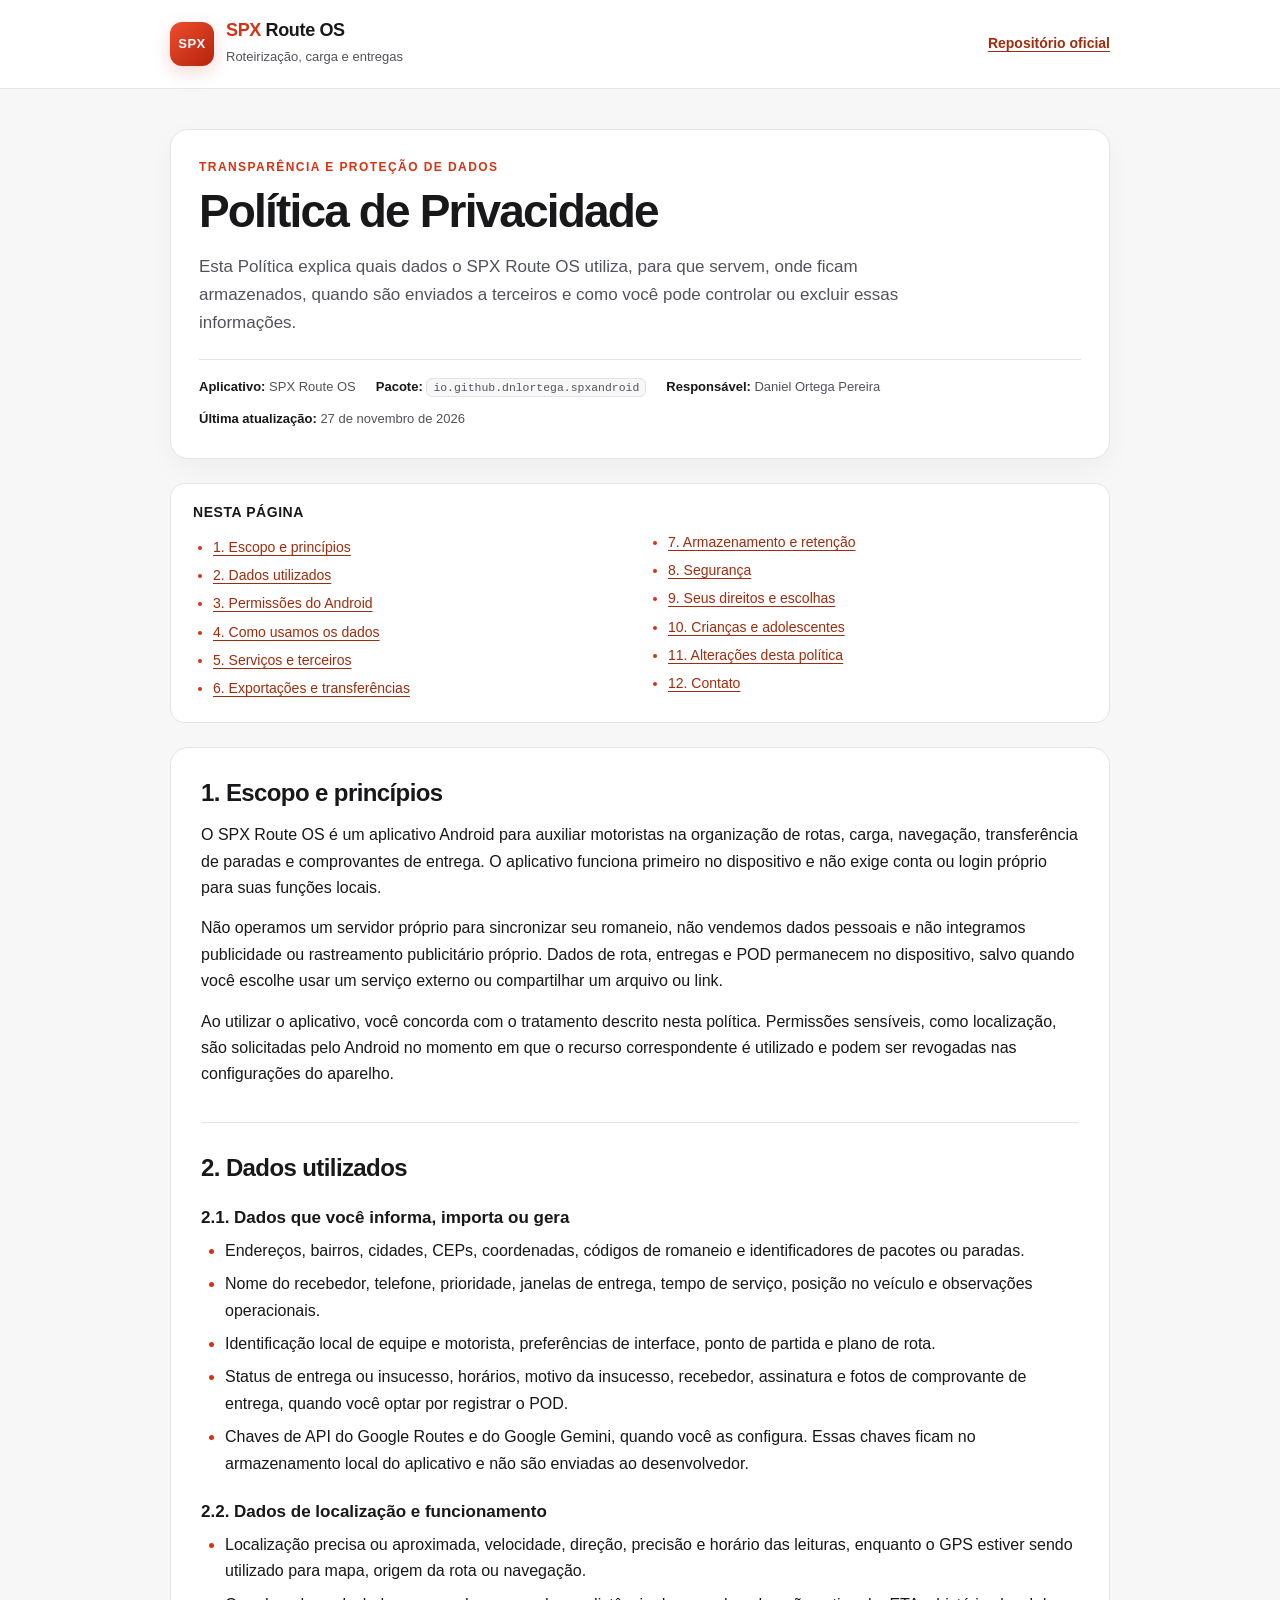
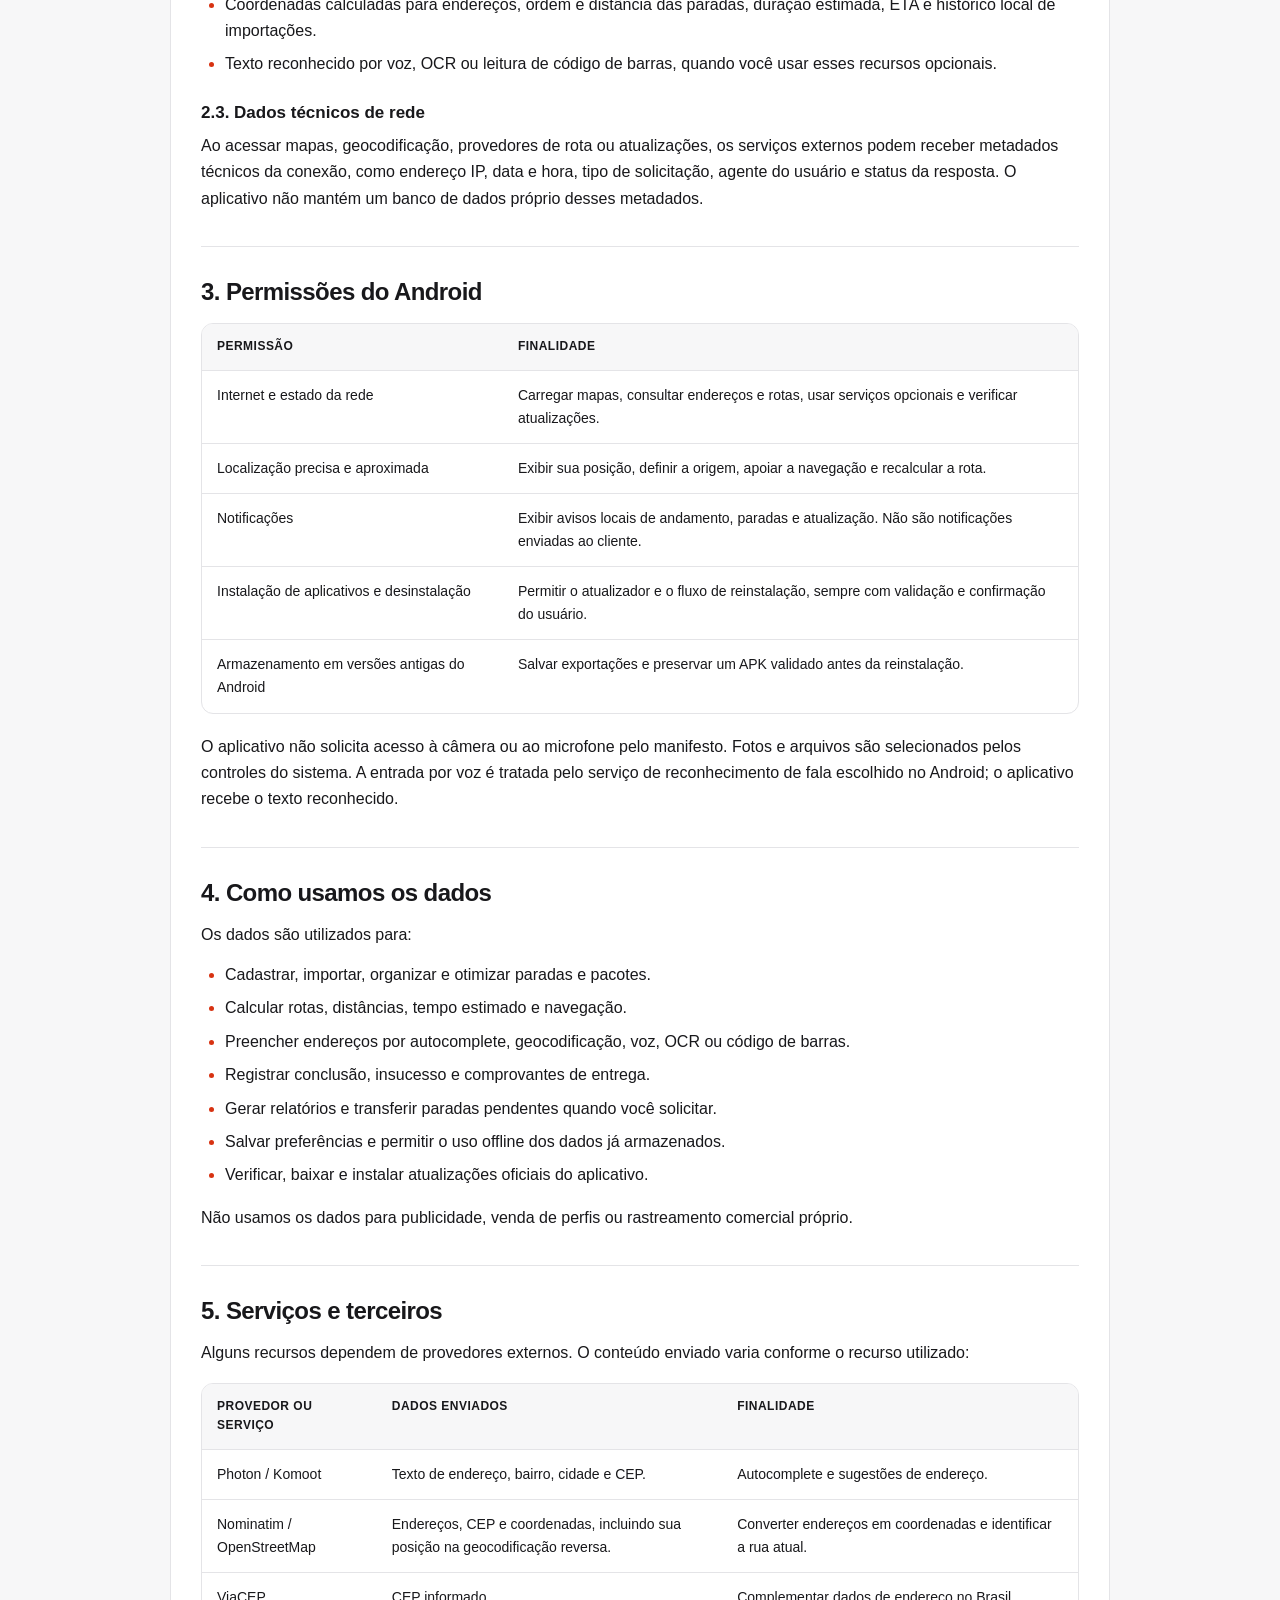
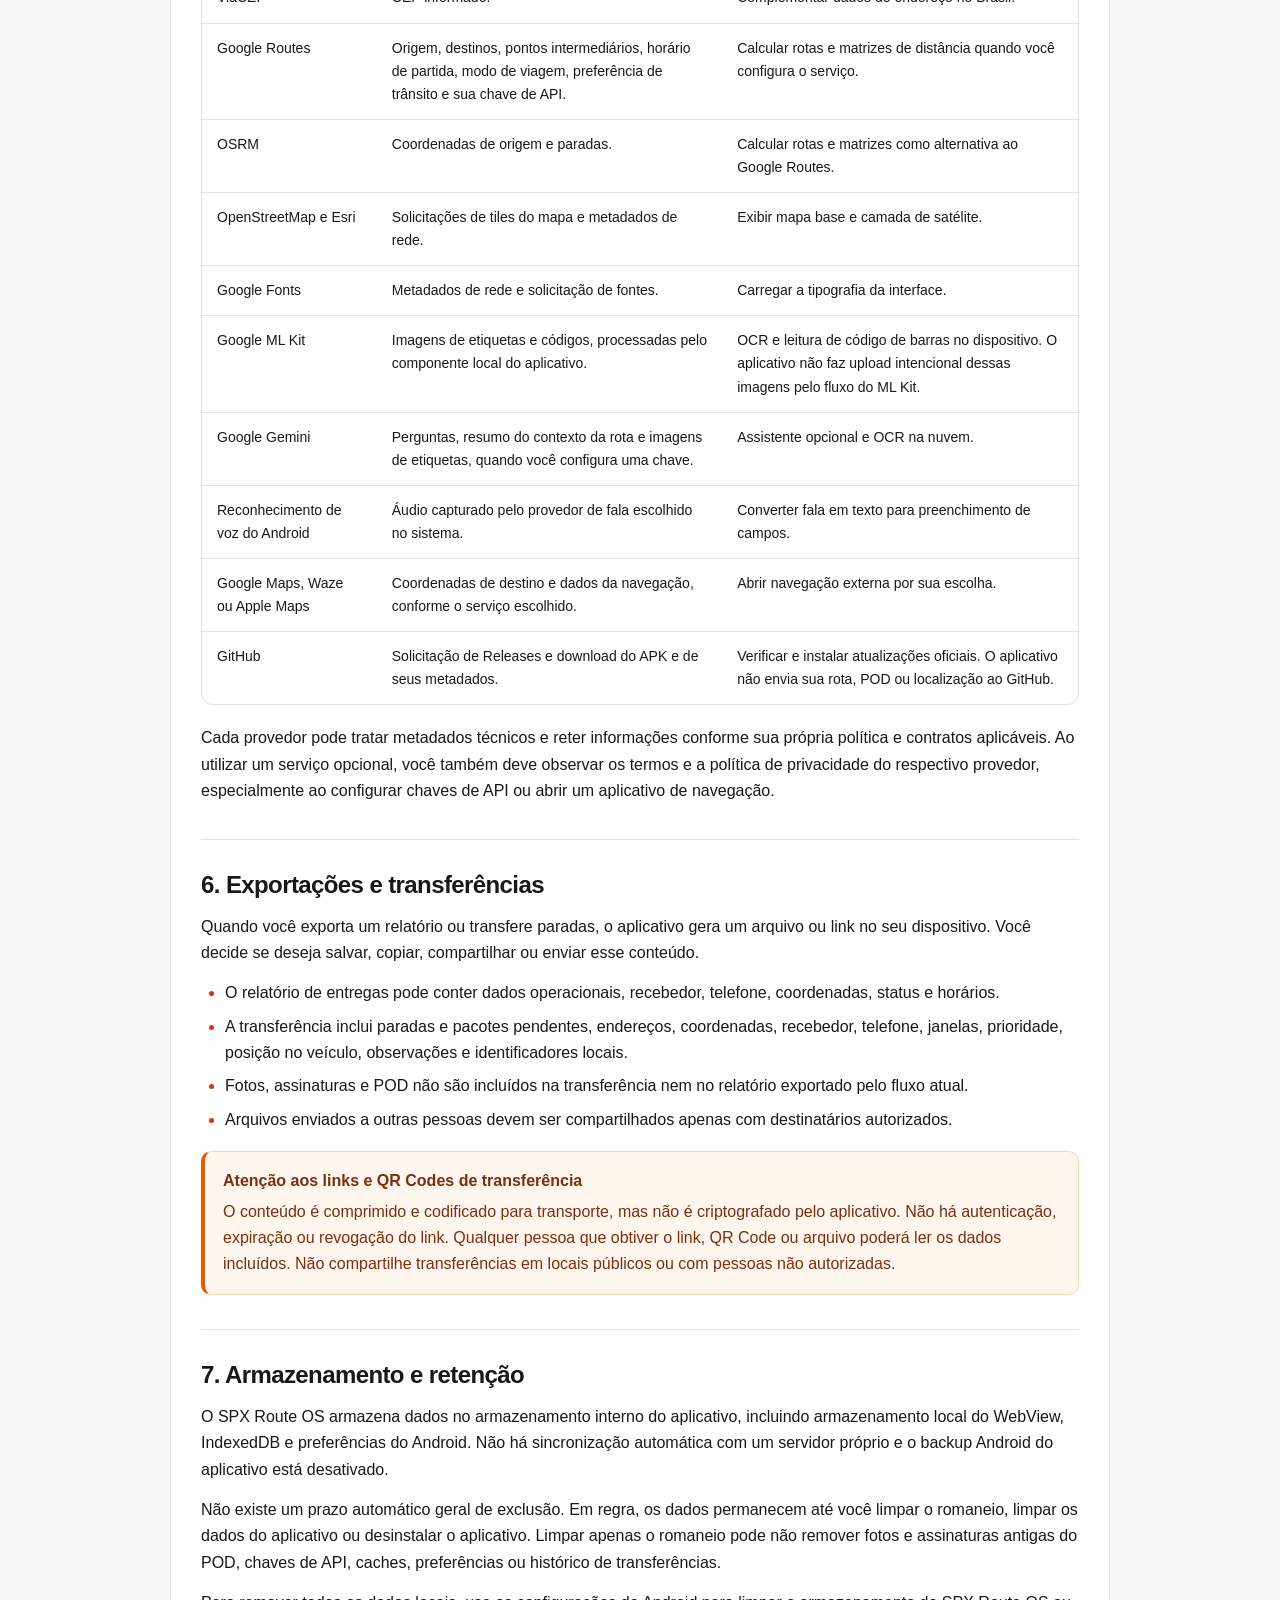
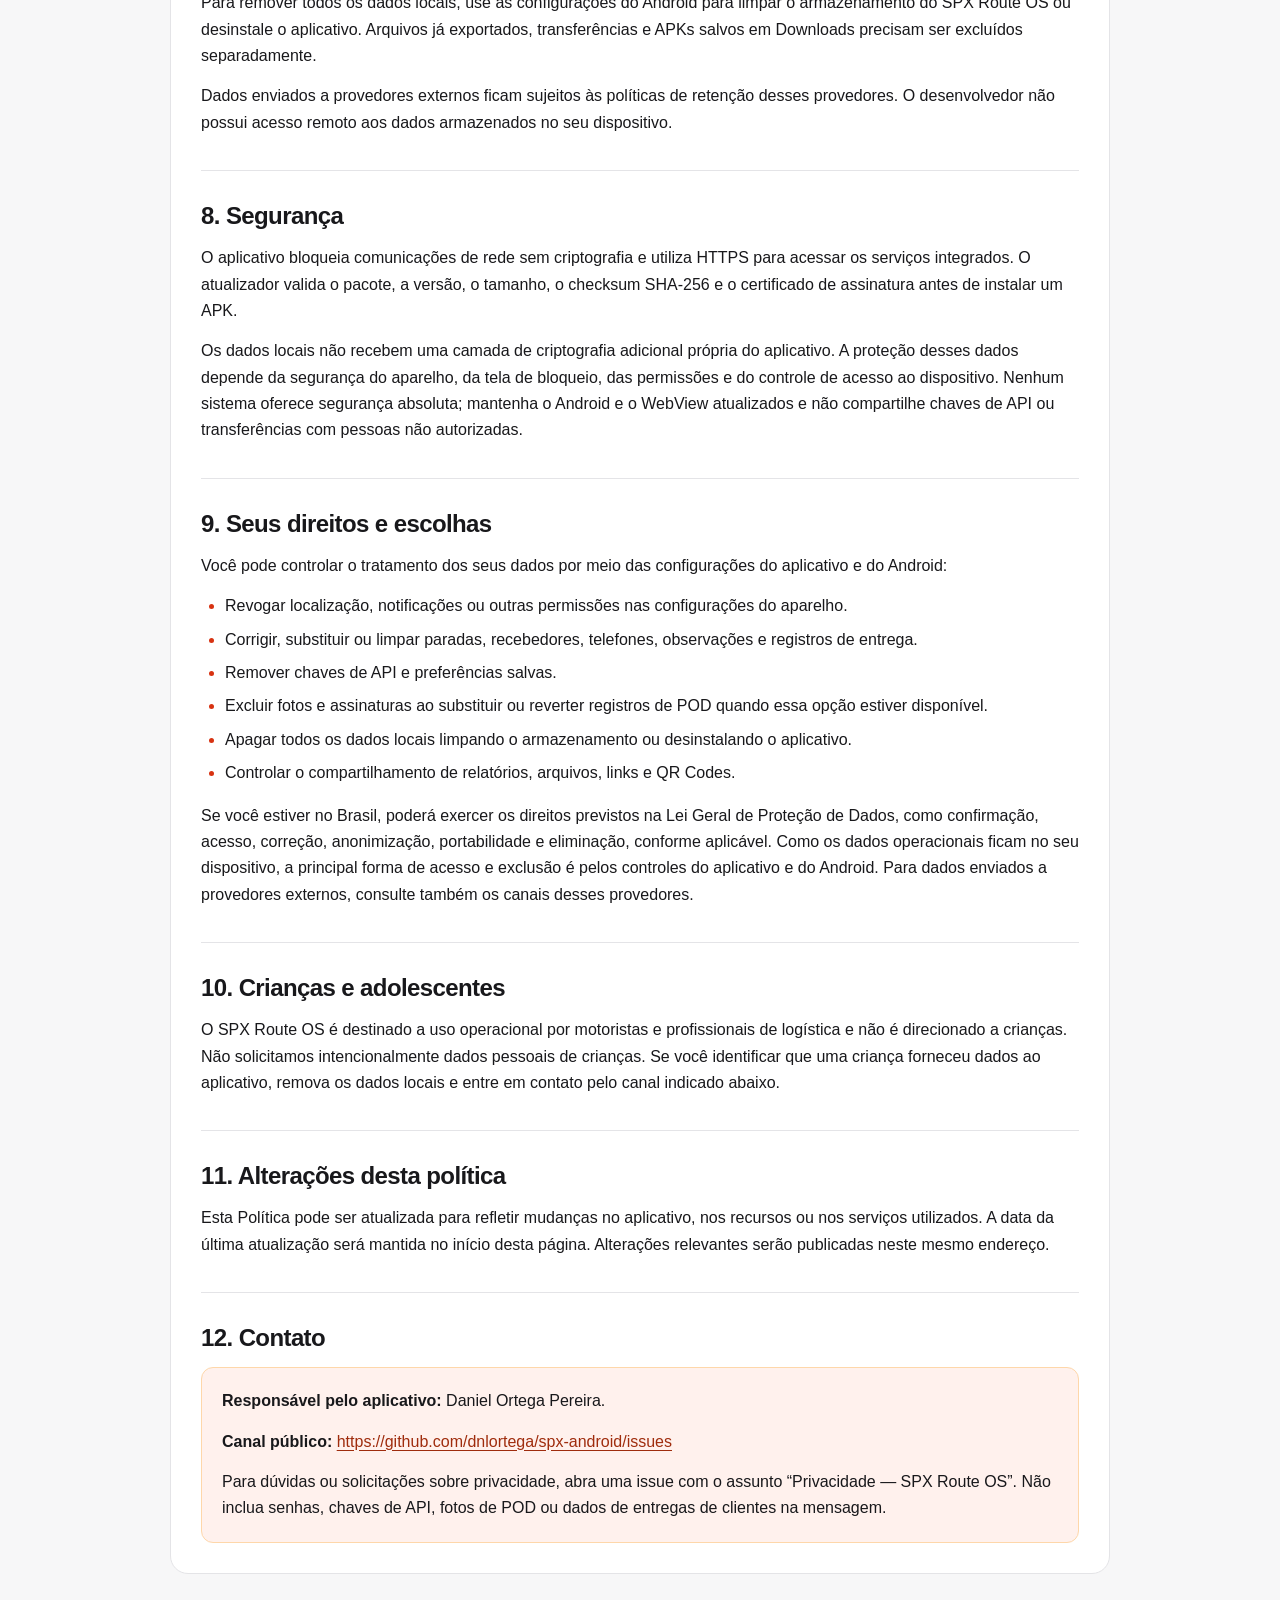
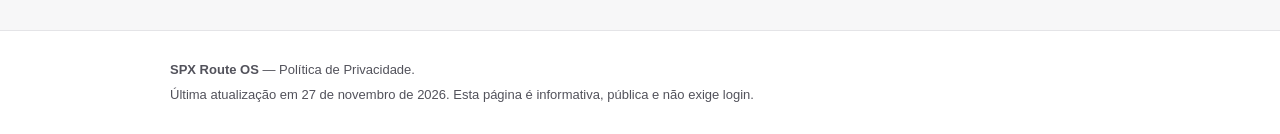
<file: docs/privacy/index.html>
<!DOCTYPE html>
<html lang="pt-BR">
<head>
    <meta charset="UTF-8">
    <meta name="viewport" content="width=device-width, initial-scale=1.0">
    <meta name="description" content="Política de Privacidade do SPX Route OS, aplicativo Android de roteirização, carga e entregas desenvolvido por Daniel Ortega Pereira.">
    <meta name="robots" content="index, follow">
    <meta property="og:title" content="Política de Privacidade — SPX Route OS">
    <meta property="og:description" content="Como o SPX Route OS coleta, usa, armazena e compartilha dados.">
    <meta property="og:type" content="website">
    <meta property="og:url" content="https://dnlortega.github.io/spx-android/privacy/">
    <link rel="canonical" href="https://dnlortega.github.io/spx-android/privacy/">
    <title>Política de Privacidade — SPX Route OS</title>
    <style>
        :root {
            color-scheme: light dark;
            --bg: #f7f7f8;
            --surface: #ffffff;
            --text: #18181b;
            --muted: #52525b;
            --line: #e4e4e7;
            --brand: #d73211;
            --brand-soft: #fff1ed;
            --link: #9f2c0d;
            --focus: #2563eb;
        }

        * { box-sizing: border-box; }
        html { scroll-behavior: smooth; }
        body {
            margin: 0;
            background: var(--bg);
            color: var(--text);
            font-family: Inter, -apple-system, BlinkMacSystemFont, "Segoe UI", Roboto, Helvetica, Arial, sans-serif;
            font-size: 16px;
            line-height: 1.65;
            -webkit-font-smoothing: antialiased;
        }

        a { color: var(--link); text-underline-offset: 3px; }
        a:hover { text-decoration-thickness: 2px; }
        a:focus-visible, button:focus-visible {
            outline: 3px solid var(--focus);
            outline-offset: 4px;
            border-radius: 4px;
        }

        .skip-link {
            position: absolute;
            left: 16px;
            top: -64px;
            z-index: 10;
            padding: 10px 16px;
            border-radius: 8px;
            background: var(--text);
            color: var(--surface);
        }
        .skip-link:focus { top: 16px; }

        header {
            background: var(--surface);
            border-bottom: 1px solid var(--line);
        }
        .header-inner, main, .footer-inner {
            width: min(100% - 32px, 940px);
            margin-inline: auto;
        }
        .header-inner {
            min-height: 88px;
            display: flex;
            align-items: center;
            justify-content: space-between;
            gap: 20px;
            padding-block: 20px;
        }
        .brand {
            display: flex;
            align-items: center;
            gap: 12px;
            min-width: 0;
        }
        .brand-mark {
            width: 44px;
            height: 44px;
            display: grid;
            place-items: center;
            flex: 0 0 auto;
            border-radius: 12px;
            background: linear-gradient(135deg, #ee4d2d, #b4230b);
            color: #ffffff;
            font-size: 13px;
            font-weight: 900;
            letter-spacing: .04em;
            box-shadow: 0 6px 18px rgba(183, 45, 17, .18);
        }
        .brand-name {
            margin: 0;
            font-size: 18px;
            line-height: 1.2;
            font-weight: 800;
            letter-spacing: -.02em;
        }
        .brand-name span { color: var(--brand); }
        .brand-subtitle {
            margin: 4px 0 0;
            color: var(--muted);
            font-size: 13px;
        }
        .back-link {
            flex: 0 0 auto;
            font-size: 14px;
            font-weight: 650;
        }
        .back-short { display: none; }

        main { padding-block: 40px 56px; }
        .hero {
            padding: 28px;
            border: 1px solid var(--line);
            border-radius: 18px;
            background: var(--surface);
            box-shadow: 0 10px 30px rgba(24, 24, 27, .04);
        }
        .eyebrow {
            margin: 0 0 8px;
            color: var(--brand);
            font-size: 12px;
            font-weight: 800;
            letter-spacing: .12em;
            text-transform: uppercase;
        }
        h1 {
            margin: 0;
            font-size: clamp(30px, 5vw, 46px);
            line-height: 1.12;
            letter-spacing: -.04em;
        }
        .intro {
            max-width: 760px;
            margin: 16px 0 0;
            color: var(--muted);
            font-size: 17px;
        }
        .meta {
            display: flex;
            flex-wrap: wrap;
            gap: 10px 20px;
            margin: 22px 0 0;
            padding: 16px 0 0;
            border-top: 1px solid var(--line);
            color: var(--muted);
            font-size: 13px;
        }
        .meta strong { color: var(--text); }

        nav {
            margin-block: 24px;
            padding: 20px 22px;
            border: 1px solid var(--line);
            border-radius: 14px;
            background: var(--surface);
        }
        nav h2 {
            margin: 0 0 10px;
            font-size: 14px;
            letter-spacing: .04em;
            text-transform: uppercase;
        }
        nav ul {
            columns: 2;
            column-gap: 36px;
            margin: 0;
            padding-left: 20px;
            font-size: 14px;
        }
        nav li { break-inside: avoid; margin: 5px 0; }

        article {
            padding: 30px;
            border: 1px solid var(--line);
            border-radius: 18px;
            background: var(--surface);
        }
        section { scroll-margin-top: 24px; }
        section + section {
            margin-top: 34px;
            padding-top: 30px;
            border-top: 1px solid var(--line);
        }
        h2 {
            margin: 0 0 14px;
            font-size: 24px;
            line-height: 1.25;
            letter-spacing: -.025em;
        }
        h3 {
            margin: 24px 0 8px;
            font-size: 17px;
            line-height: 1.35;
        }
        p { margin: 0 0 14px; }
        ul, ol { margin: 0 0 16px; padding-left: 24px; }
        li { margin: 7px 0; }
        li::marker { color: var(--brand); }
        strong { font-weight: 750; }
        code {
            padding: 2px 6px;
            border: 1px solid var(--line);
            border-radius: 6px;
            background: var(--bg);
            font-family: "SFMono-Regular", Consolas, "Liberation Mono", monospace;
            font-size: .88em;
            overflow-wrap: anywhere;
        }

        .notice {
            margin: 18px 0;
            padding: 16px 18px;
            border: 1px solid #fed7aa;
            border-left: 4px solid #ea580c;
            border-radius: 10px;
            background: #fff7ed;
            color: #7c2d12;
        }
        .notice strong { display: block; margin-bottom: 4px; }

        .table-wrap {
            margin: 16px 0 20px;
            overflow-x: auto;
            border: 1px solid var(--line);
            border-radius: 12px;
        }
        table {
            width: 100%;
            min-width: 680px;
            border-collapse: collapse;
            font-size: 14px;
        }
        th, td {
            padding: 13px 15px;
            border-bottom: 1px solid var(--line);
            text-align: left;
            vertical-align: top;
        }
        th {
            background: var(--bg);
            color: var(--text);
            font-size: 12px;
            letter-spacing: .04em;
            text-transform: uppercase;
        }
        tr:last-child td { border-bottom: 0; }

        .contact {
            padding: 20px;
            border: 1px solid #fed7aa;
            border-radius: 12px;
            background: var(--brand-soft);
        }
        .contact p:last-child { margin-bottom: 0; }

        footer {
            border-top: 1px solid var(--line);
            background: var(--surface);
        }
        .footer-inner {
            padding-block: 24px;
            color: var(--muted);
            font-size: 13px;
        }
        .footer-inner p { margin: 4px 0; }

        @media (max-width: 680px) {
            .header-inner { align-items: flex-start; }
            .back-link { margin-top: 4px; }
            .back-label { display: none; }
            .back-short { display: inline; }
            .hero, article { padding: 22px; }
            nav { padding: 18px; }
            nav ul { columns: 1; }
        }

        @media (prefers-color-scheme: dark) {
            :root {
                --bg: #09090b;
                --surface: #18181b;
                --text: #fafafa;
                --muted: #a1a1aa;
                --line: #3f3f46;
                --brand: #fb8a70;
                --brand-soft: #2a1813;
                --link: #fdba74;
            }
            .notice {
                border-color: #7c2d12;
                border-left-color: #fb923c;
                background: #23160f;
                color: #fed7aa;
            }
            .contact { border-color: #7c2d12; }
            .brand-mark { box-shadow: none; }
        }

        @media print {
            body { background: #ffffff; color: #000000; font-size: 11pt; }
            header, nav, footer, .back-link, .skip-link { display: none; }
            main { width: 100%; padding: 0; }
            .hero, article { border: 0; box-shadow: none; padding: 0; }
            .hero { margin-bottom: 24px; }
            section + section { break-inside: avoid; }
            a { color: #000000; }
            .table-wrap { overflow: visible; }
            table { min-width: 0; font-size: 9pt; }
        }
    </style>
</head>
<body>
    <a class="skip-link" href="#conteudo">Pular para o conteúdo</a>

    <header>
        <div class="header-inner">
            <div class="brand">
                <div class="brand-mark" aria-hidden="true">SPX</div>
                <div>
                    <p class="brand-name"><span>SPX</span> Route OS</p>
                    <p class="brand-subtitle">Roteirização, carga e entregas</p>
                </div>
            </div>
            <a class="back-link" href="https://github.com/dnlortega/spx-android"><span class="back-label">Repositório oficial</span><span class="back-short">GitHub</span></a>
        </div>
    </header>

    <main id="conteudo">
        <div class="hero">
            <p class="eyebrow">Transparência e proteção de dados</p>
            <h1>Política de Privacidade</h1>
            <p class="intro">Esta Política explica quais dados o SPX Route OS utiliza, para que servem, onde ficam armazenados, quando são enviados a terceiros e como você pode controlar ou excluir essas informações.</p>
            <div class="meta">
                <span><strong>Aplicativo:</strong> SPX Route OS</span>
                <span><strong>Pacote:</strong> <code>io.github.dnlortega.spxandroid</code></span>
                <span><strong>Responsável:</strong> Daniel Ortega Pereira</span>
                <span><strong>Última atualização:</strong> 27 de novembro de 2026</span>
            </div>
        </div>

        <nav aria-label="Seções desta política">
            <h2>Nesta página</h2>
            <ul>
                <li><a href="#escopo">1. Escopo e princípios</a></li>
                <li><a href="#dados">2. Dados utilizados</a></li>
                <li><a href="#permissoes">3. Permissões do Android</a></li>
                <li><a href="#uso">4. Como usamos os dados</a></li>
                <li><a href="#terceiros">5. Serviços e terceiros</a></li>
                <li><a href="#transferencias">6. Exportações e transferências</a></li>
                <li><a href="#armazenamento">7. Armazenamento e retenção</a></li>
                <li><a href="#seguranca">8. Segurança</a></li>
                <li><a href="#direitos">9. Seus direitos e escolhas</a></li>
                <li><a href="#criancas">10. Crianças e adolescentes</a></li>
                <li><a href="#alteracoes">11. Alterações desta política</a></li>
                <li><a href="#contato">12. Contato</a></li>
            </ul>
        </nav>

        <article>
            <section id="escopo">
                <h2>1. Escopo e princípios</h2>
                <p>O SPX Route OS é um aplicativo Android para auxiliar motoristas na organização de rotas, carga, navegação, transferência de paradas e comprovantes de entrega. O aplicativo funciona primeiro no dispositivo e não exige conta ou login próprio para suas funções locais.</p>
                <p>Não operamos um servidor próprio para sincronizar seu romaneio, não vendemos dados pessoais e não integramos publicidade ou rastreamento publicitário próprio. Dados de rota, entregas e POD permanecem no dispositivo, salvo quando você escolhe usar um serviço externo ou compartilhar um arquivo ou link.</p>
                <p>Ao utilizar o aplicativo, você concorda com o tratamento descrito nesta política. Permissões sensíveis, como localização, são solicitadas pelo Android no momento em que o recurso correspondente é utilizado e podem ser revogadas nas configurações do aparelho.</p>
            </section>

            <section id="dados">
                <h2>2. Dados utilizados</h2>
                <h3>2.1. Dados que você informa, importa ou gera</h3>
                <ul>
                    <li>Endereços, bairros, cidades, CEPs, coordenadas, códigos de romaneio e identificadores de pacotes ou paradas.</li>
                    <li>Nome do recebedor, telefone, prioridade, janelas de entrega, tempo de serviço, posição no veículo e observações operacionais.</li>
                    <li>Identificação local de equipe e motorista, preferências de interface, ponto de partida e plano de rota.</li>
                    <li>Status de entrega ou insucesso, horários, motivo da insucesso, recebedor, assinatura e fotos de comprovante de entrega, quando você optar por registrar o POD.</li>
                    <li>Chaves de API do Google Routes e do Google Gemini, quando você as configura. Essas chaves ficam no armazenamento local do aplicativo e não são enviadas ao desenvolvedor.</li>
                </ul>

                <h3>2.2. Dados de localização e funcionamento</h3>
                <ul>
                    <li>Localização precisa ou aproximada, velocidade, direção, precisão e horário das leituras, enquanto o GPS estiver sendo utilizado para mapa, origem da rota ou navegação.</li>
                    <li>Coordenadas calculadas para endereços, ordem e distância das paradas, duração estimada, ETA e histórico local de importações.</li>
                    <li>Texto reconhecido por voz, OCR ou leitura de código de barras, quando você usar esses recursos opcionais.</li>
                </ul>

                <h3>2.3. Dados técnicos de rede</h3>
                <p>Ao acessar mapas, geocodificação, provedores de rota ou atualizações, os serviços externos podem receber metadados técnicos da conexão, como endereço IP, data e hora, tipo de solicitação, agente do usuário e status da resposta. O aplicativo não mantém um banco de dados próprio desses metadados.</p>
            </section>

            <section id="permissoes">
                <h2>3. Permissões do Android</h2>
                <div class="table-wrap">
                    <table>
                        <thead>
                            <tr>
                                <th scope="col">Permissão</th>
                                <th scope="col">Finalidade</th>
                            </tr>
                        </thead>
                        <tbody>
                            <tr>
                                <td>Internet e estado da rede</td>
                                <td>Carregar mapas, consultar endereços e rotas, usar serviços opcionais e verificar atualizações.</td>
                            </tr>
                            <tr>
                                <td>Localização precisa e aproximada</td>
                                <td>Exibir sua posição, definir a origem, apoiar a navegação e recalcular a rota.</td>
                            </tr>
                            <tr>
                                <td>Notificações</td>
                                <td>Exibir avisos locais de andamento, paradas e atualização. Não são notificações enviadas ao cliente.</td>
                            </tr>
                            <tr>
                                <td>Instalação de aplicativos e desinstalação</td>
                                <td>Permitir o atualizador e o fluxo de reinstalação, sempre com validação e confirmação do usuário.</td>
                            </tr>
                            <tr>
                                <td>Armazenamento em versões antigas do Android</td>
                                <td>Salvar exportações e preservar um APK validado antes da reinstalação.</td>
                            </tr>
                        </tbody>
                    </table>
                </div>
                <p>O aplicativo não solicita acesso à câmera ou ao microfone pelo manifesto. Fotos e arquivos são selecionados pelos controles do sistema. A entrada por voz é tratada pelo serviço de reconhecimento de fala escolhido no Android; o aplicativo recebe o texto reconhecido.</p>
            </section>

            <section id="uso">
                <h2>4. Como usamos os dados</h2>
                <p>Os dados são utilizados para:</p>
                <ul>
                    <li>Cadastrar, importar, organizar e otimizar paradas e pacotes.</li>
                    <li>Calcular rotas, distâncias, tempo estimado e navegação.</li>
                    <li>Preencher endereços por autocomplete, geocodificação, voz, OCR ou código de barras.</li>
                    <li>Registrar conclusão, insucesso e comprovantes de entrega.</li>
                    <li>Gerar relatórios e transferir paradas pendentes quando você solicitar.</li>
                    <li>Salvar preferências e permitir o uso offline dos dados já armazenados.</li>
                    <li>Verificar, baixar e instalar atualizações oficiais do aplicativo.</li>
                </ul>
                <p>Não usamos os dados para publicidade, venda de perfis ou rastreamento comercial próprio.</p>
            </section>

            <section id="terceiros">
                <h2>5. Serviços e terceiros</h2>
                <p>Alguns recursos dependem de provedores externos. O conteúdo enviado varia conforme o recurso utilizado:</p>
                <div class="table-wrap">
                    <table>
                        <thead>
                            <tr>
                                <th scope="col">Provedor ou serviço</th>
                                <th scope="col">Dados enviados</th>
                                <th scope="col">Finalidade</th>
                            </tr>
                        </thead>
                        <tbody>
                            <tr>
                                <td>Photon / Komoot</td>
                                <td>Texto de endereço, bairro, cidade e CEP.</td>
                                <td>Autocomplete e sugestões de endereço.</td>
                            </tr>
                            <tr>
                                <td>Nominatim / OpenStreetMap</td>
                                <td>Endereços, CEP e coordenadas, incluindo sua posição na geocodificação reversa.</td>
                                <td>Converter endereços em coordenadas e identificar a rua atual.</td>
                            </tr>
                            <tr>
                                <td>ViaCEP</td>
                                <td>CEP informado.</td>
                                <td>Complementar dados de endereço no Brasil.</td>
                            </tr>
                            <tr>
                                <td>Google Routes</td>
                                <td>Origem, destinos, pontos intermediários, horário de partida, modo de viagem, preferência de trânsito e sua chave de API.</td>
                                <td>Calcular rotas e matrizes de distância quando você configura o serviço.</td>
                            </tr>
                            <tr>
                                <td>OSRM</td>
                                <td>Coordenadas de origem e paradas.</td>
                                <td>Calcular rotas e matrizes como alternativa ao Google Routes.</td>
                            </tr>
                            <tr>
                                <td>OpenStreetMap e Esri</td>
                                <td>Solicitações de tiles do mapa e metadados de rede.</td>
                                <td>Exibir mapa base e camada de satélite.</td>
                            </tr>
                            <tr>
                                <td>Google Fonts</td>
                                <td>Metadados de rede e solicitação de fontes.</td>
                                <td>Carregar a tipografia da interface.</td>
                            </tr>
                            <tr>
                                <td>Google ML Kit</td>
                                <td>Imagens de etiquetas e códigos, processadas pelo componente local do aplicativo.</td>
                                <td>OCR e leitura de código de barras no dispositivo. O aplicativo não faz upload intencional dessas imagens pelo fluxo do ML Kit.</td>
                            </tr>
                            <tr>
                                <td>Google Gemini</td>
                                <td>Perguntas, resumo do contexto da rota e imagens de etiquetas, quando você configura uma chave.</td>
                                <td>Assistente opcional e OCR na nuvem.</td>
                            </tr>
                            <tr>
                                <td>Reconhecimento de voz do Android</td>
                                <td>Áudio capturado pelo provedor de fala escolhido no sistema.</td>
                                <td>Converter fala em texto para preenchimento de campos.</td>
                            </tr>
                            <tr>
                                <td>Google Maps, Waze ou Apple Maps</td>
                                <td>Coordenadas de destino e dados da navegação, conforme o serviço escolhido.</td>
                                <td>Abrir navegação externa por sua escolha.</td>
                            </tr>
                            <tr>
                                <td>GitHub</td>
                                <td>Solicitação de Releases e download do APK e de seus metadados.</td>
                                <td>Verificar e instalar atualizações oficiais. O aplicativo não envia sua rota, POD ou localização ao GitHub.</td>
                            </tr>
                        </tbody>
                    </table>
                </div>
                <p>Cada provedor pode tratar metadados técnicos e reter informações conforme sua própria política e contratos aplicáveis. Ao utilizar um serviço opcional, você também deve observar os termos e a política de privacidade do respectivo provedor, especialmente ao configurar chaves de API ou abrir um aplicativo de navegação.</p>
            </section>

            <section id="transferencias">
                <h2>6. Exportações e transferências</h2>
                <p>Quando você exporta um relatório ou transfere paradas, o aplicativo gera um arquivo ou link no seu dispositivo. Você decide se deseja salvar, copiar, compartilhar ou enviar esse conteúdo.</p>
                <ul>
                    <li>O relatório de entregas pode conter dados operacionais, recebedor, telefone, coordenadas, status e horários.</li>
                    <li>A transferência inclui paradas e pacotes pendentes, endereços, coordenadas, recebedor, telefone, janelas, prioridade, posição no veículo, observações e identificadores locais.</li>
                    <li>Fotos, assinaturas e POD não são incluídos na transferência nem no relatório exportado pelo fluxo atual.</li>
                    <li>Arquivos enviados a outras pessoas devem ser compartilhados apenas com destinatários autorizados.</li>
                </ul>
                <div class="notice">
                    <strong>Atenção aos links e QR Codes de transferência</strong>
                    O conteúdo é comprimido e codificado para transporte, mas não é criptografado pelo aplicativo. Não há autenticação, expiração ou revogação do link. Qualquer pessoa que obtiver o link, QR Code ou arquivo poderá ler os dados incluídos. Não compartilhe transferências em locais públicos ou com pessoas não autorizadas.
                </div>
            </section>

            <section id="armazenamento">
                <h2>7. Armazenamento e retenção</h2>
                <p>O SPX Route OS armazena dados no armazenamento interno do aplicativo, incluindo armazenamento local do WebView, IndexedDB e preferências do Android. Não há sincronização automática com um servidor próprio e o backup Android do aplicativo está desativado.</p>
                <p>Não existe um prazo automático geral de exclusão. Em regra, os dados permanecem até você limpar o romaneio, limpar os dados do aplicativo ou desinstalar o aplicativo. Limpar apenas o romaneio pode não remover fotos e assinaturas antigas do POD, chaves de API, caches, preferências ou histórico de transferências.</p>
                <p>Para remover todos os dados locais, use as configurações do Android para limpar o armazenamento do SPX Route OS ou desinstale o aplicativo. Arquivos já exportados, transferências e APKs salvos em Downloads precisam ser excluídos separadamente.</p>
                <p>Dados enviados a provedores externos ficam sujeitos às políticas de retenção desses provedores. O desenvolvedor não possui acesso remoto aos dados armazenados no seu dispositivo.</p>
            </section>

            <section id="seguranca">
                <h2>8. Segurança</h2>
                <p>O aplicativo bloqueia comunicações de rede sem criptografia e utiliza HTTPS para acessar os serviços integrados. O atualizador valida o pacote, a versão, o tamanho, o checksum SHA-256 e o certificado de assinatura antes de instalar um APK.</p>
                <p>Os dados locais não recebem uma camada de criptografia adicional própria do aplicativo. A proteção desses dados depende da segurança do aparelho, da tela de bloqueio, das permissões e do controle de acesso ao dispositivo. Nenhum sistema oferece segurança absoluta; mantenha o Android e o WebView atualizados e não compartilhe chaves de API ou transferências com pessoas não autorizadas.</p>
            </section>

            <section id="direitos">
                <h2>9. Seus direitos e escolhas</h2>
                <p>Você pode controlar o tratamento dos seus dados por meio das configurações do aplicativo e do Android:</p>
                <ul>
                    <li>Revogar localização, notificações ou outras permissões nas configurações do aparelho.</li>
                    <li>Corrigir, substituir ou limpar paradas, recebedores, telefones, observações e registros de entrega.</li>
                    <li>Remover chaves de API e preferências salvas.</li>
                    <li>Excluir fotos e assinaturas ao substituir ou reverter registros de POD quando essa opção estiver disponível.</li>
                    <li>Apagar todos os dados locais limpando o armazenamento ou desinstalando o aplicativo.</li>
                    <li>Controlar o compartilhamento de relatórios, arquivos, links e QR Codes.</li>
                </ul>
                <p>Se você estiver no Brasil, poderá exercer os direitos previstos na Lei Geral de Proteção de Dados, como confirmação, acesso, correção, anonimização, portabilidade e eliminação, conforme aplicável. Como os dados operacionais ficam no seu dispositivo, a principal forma de acesso e exclusão é pelos controles do aplicativo e do Android. Para dados enviados a provedores externos, consulte também os canais desses provedores.</p>
            </section>

            <section id="criancas">
                <h2>10. Crianças e adolescentes</h2>
                <p>O SPX Route OS é destinado a uso operacional por motoristas e profissionais de logística e não é direcionado a crianças. Não solicitamos intencionalmente dados pessoais de crianças. Se você identificar que uma criança forneceu dados ao aplicativo, remova os dados locais e entre em contato pelo canal indicado abaixo.</p>
            </section>

            <section id="alteracoes">
                <h2>11. Alterações desta política</h2>
                <p>Esta Política pode ser atualizada para refletir mudanças no aplicativo, nos recursos ou nos serviços utilizados. A data da última atualização será mantida no início desta página. Alterações relevantes serão publicadas neste mesmo endereço.</p>
            </section>

            <section id="contato">
                <h2>12. Contato</h2>
                <div class="contact">
                    <p><strong>Responsável pelo aplicativo:</strong> Daniel Ortega Pereira.</p>
                    <p><strong>Canal público:</strong> <a href="https://github.com/dnlortega/spx-android/issues">https://github.com/dnlortega/spx-android/issues</a></p>
                    <p>Para dúvidas ou solicitações sobre privacidade, abra uma issue com o assunto “Privacidade — SPX Route OS”. Não inclua senhas, chaves de API, fotos de POD ou dados de entregas de clientes na mensagem.</p>
                </div>
            </section>
        </article>
    </main>

    <footer>
        <div class="footer-inner">
            <p><strong>SPX Route OS</strong> — Política de Privacidade.</p>
            <p>Última atualização em 27 de novembro de 2026. Esta página é informativa, pública e não exige login.</p>
        </div>
    </footer>
</body>
</html>
</file>
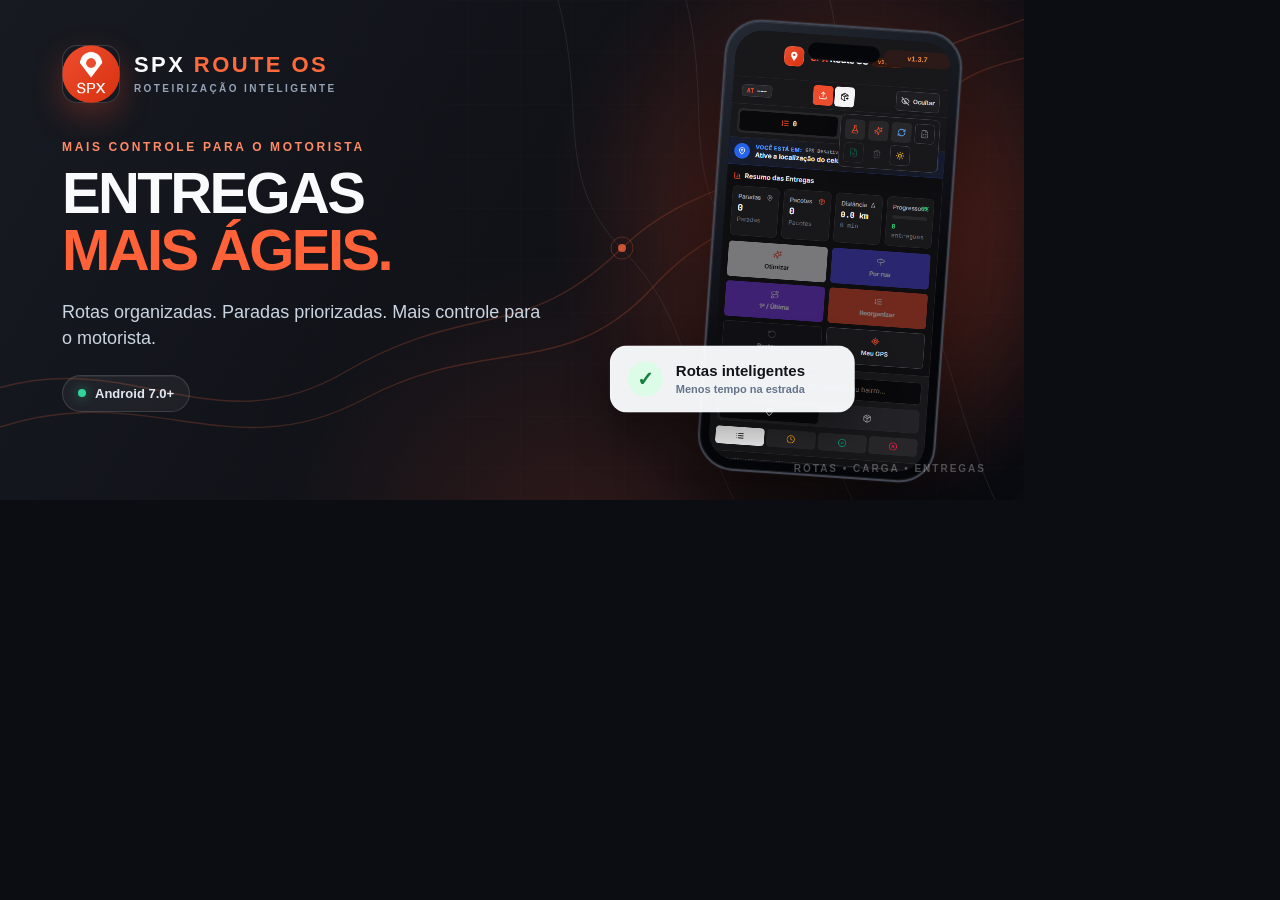
<file: marketing/google-play/spx-route-os-google-play-1024x500.html>
<!doctype html>
<html lang="pt-BR">
<head>
  <meta charset="UTF-8">
  <meta name="viewport" content="width=1024, initial-scale=1">
  <title>SPX Route OS — Google Play 1024 × 500</title>
  <style>
    * { box-sizing: border-box; }
    html, body { width: 1024px; height: 500px; margin: 0; overflow: hidden; }
    body { font-family: "Segoe UI", Arial, Helvetica, sans-serif; background: #0b0d12; color: #f8fafc; }
    .banner {
      position: relative;
      width: 1024px;
      height: 500px;
      overflow: hidden;
      background:
        radial-gradient(circle at 83% 42%, rgba(238, 77, 45, .28), transparent 34%),
        radial-gradient(circle at 57% 112%, rgba(238, 77, 45, .16), transparent 38%),
        linear-gradient(120deg, #171a21 0%, #101218 48%, #090b10 100%);
    }
    .grid {
      position: absolute;
      inset: 0;
      opacity: .16;
      background-image:
        linear-gradient(rgba(255,255,255,.07) 1px, transparent 1px),
        linear-gradient(90deg, rgba(255,255,255,.07) 1px, transparent 1px);
      background-size: 52px 52px;
      mask-image: linear-gradient(90deg, transparent 0%, #000 58%, #000 100%);
    }
    .routes { position: absolute; inset: 0; width: 1024px; height: 500px; }
    .content { position: absolute; left: 62px; top: 45px; width: 535px; z-index: 3; }
    .brand { display: flex; align-items: center; gap: 14px; }
    .app-icon {
      width: 58px;
      height: 58px;
      border-radius: 15px;
      box-shadow: 0 12px 30px rgba(238, 77, 45, .28), inset 0 0 0 1px rgba(255,255,255,.16);
    }
    .brand-name { font-size: 22px; line-height: 1; font-weight: 850; letter-spacing: .11em; }
    .brand-name span { color: #ff6a3d; }
    .brand-caption { margin-top: 7px; color: #94a3b8; font-size: 10px; font-weight: 700; letter-spacing: .24em; text-transform: uppercase; }
    .eyebrow { margin-top: 37px; color: #ff8a65; font-size: 12px; font-weight: 800; letter-spacing: .22em; text-transform: uppercase; }
    h1 { margin: 11px 0 0; max-width: 540px; font-size: 58px; line-height: .98; letter-spacing: -.045em; font-weight: 900; text-transform: uppercase; }
    h1 span { color: #ff6238; }
    .subtitle { margin: 20px 0 0; max-width: 480px; color: #cbd5e1; font-size: 18px; line-height: 1.45; font-weight: 450; }
    .android {
      display: inline-flex;
      align-items: center;
      gap: 9px;
      margin-top: 24px;
      padding: 10px 15px;
      border: 1px solid rgba(255,255,255,.13);
      border-radius: 999px;
      background: rgba(255,255,255,.055);
      color: #e2e8f0;
      font-size: 13px;
      font-weight: 700;
      box-shadow: inset 0 1px 0 rgba(255,255,255,.06);
    }
    .android-dot { width: 8px; height: 8px; border-radius: 50%; background: #34d399; box-shadow: 0 0 12px rgba(52,211,153,.6); }
    .phone-zone { position: absolute; right: 75px; top: 25px; width: 238px; height: 452px; z-index: 2; transform: rotate(4deg); }
    .phone {
      position: relative;
      width: 238px;
      height: 452px;
      padding: 9px;
      border: 2px solid #414754;
      border-radius: 36px;
      background: linear-gradient(145deg, #242933, #050609 70%);
      box-shadow: 0 38px 70px rgba(0,0,0,.58), 0 0 0 1px rgba(255,255,255,.05), inset 0 0 0 1px rgba(255,255,255,.08);
    }
    .screen { position: relative; width: 216px; height: 430px; overflow: hidden; border-radius: 27px; background: #111318; }
    .screen img { display: block; width: 216px; height: 430px; object-fit: cover; object-position: top center; }
    .screen-version { position: absolute; top: 10px; right: 0; min-width: 68px; padding: 4px 7px; border-radius: 999px; background: #2b1a17; color: #fb923c; font-size: 7px; line-height: 1.2; font-weight: 800; text-align: center; letter-spacing: .02em; }
    .notch { position: absolute; top: 8px; left: 50%; width: 72px; height: 17px; border-radius: 999px; background: #050609; transform: translateX(-50%); box-shadow: inset 0 -1px 0 rgba(255,255,255,.08); }
    .phone-glow { position: absolute; right: 25px; top: 65px; width: 300px; height: 360px; border-radius: 50%; background: rgba(238,77,45,.18); filter: blur(65px); z-index: 1; }
    .floating-card {
      position: absolute;
      left: -92px;
      bottom: 58px;
      display: flex;
      align-items: center;
      gap: 13px;
      width: 245px;
      padding: 15px 17px;
      border: 1px solid rgba(255,255,255,.14);
      border-radius: 17px;
      background: rgba(248,250,252,.97);
      color: #111318;
      box-shadow: 0 20px 45px rgba(0,0,0,.38);
      transform: rotate(-4deg);
      z-index: 4;
    }
    .check { display: grid; place-items: center; flex: 0 0 auto; width: 35px; height: 35px; border-radius: 50%; background: #dcfce7; color: #15803d; font-size: 20px; font-weight: 900; }
    .card-title { font-size: 15px; line-height: 1.15; font-weight: 850; }
    .card-subtitle { margin-top: 4px; color: #64748b; font-size: 11px; font-weight: 600; }
    .corner-mark { position: absolute; right: 38px; bottom: 26px; color: rgba(255,255,255,.28); font-size: 10px; font-weight: 800; letter-spacing: .2em; text-transform: uppercase; z-index: 3; }
  </style>
</head>
<body>
  <main class="banner" aria-label="Recurso gráfico do SPX Route OS para o Google Play">
    <div class="grid"></div>
    <svg class="routes" viewBox="0 0 1024 500" fill="none" aria-hidden="true">
      <g stroke="#FF6A3D" stroke-width="1.4" opacity=".2">
        <path d="M-40 402 C120 330 205 454 345 372 C470 299 524 344 622 248 C702 170 792 192 900 80 C963 18 1018 42 1070 -12"/>
        <path d="M-30 438 C138 367 222 474 362 400 C487 333 566 383 654 286 C738 194 827 220 921 116 C984 46 1034 70 1070 38"/>
      </g>
      <g stroke="#FFFFFF" stroke-width="1" opacity=".08">
        <path d="M552 -20 C592 102 548 174 623 250 C704 333 684 419 750 530"/>
        <path d="M680 -20 C718 96 672 178 746 252 C820 326 804 418 868 530"/>
        <path d="M824 -20 C858 84 818 174 892 254 C954 322 950 420 1010 530"/>
      </g>
      <g fill="#FF6A3D">
        <circle cx="622" cy="248" r="4" opacity=".75"/>
        <circle cx="900" cy="80" r="4" opacity=".65"/>
      </g>
      <circle cx="900" cy="80" r="11" stroke="#FF6A3D" opacity=".25"/>
      <circle cx="622" cy="248" r="11" stroke="#FF6A3D" opacity=".25"/>
    </svg>

    <section class="content">
      <div class="brand">
        <img class="app-icon" src="../../app/src/main/res/mipmap-xxxhdpi/ic_launcher_round.png" alt="Ícone do SPX Route OS">
        <div>
          <div class="brand-name">SPX <span>ROUTE OS</span></div>
          <div class="brand-caption">Roteirização inteligente</div>
        </div>
      </div>
      <div class="eyebrow">Mais controle para o motorista</div>
      <h1>Entregas<br><span>mais ágeis.</span></h1>
      <p class="subtitle">Rotas organizadas. Paradas priorizadas. Mais controle para o motorista.</p>
      <div class="android"><span class="android-dot"></span>Android 7.0+</div>
    </section>

    <div class="phone-glow"></div>
    <div class="phone-zone">
      <div class="phone">
        <div class="screen">
          <img src="../linkedin/assets/spx-app-mobile.png" alt="Interface do aplicativo SPX Route OS">
          <div class="screen-version">v1.3.7</div>
          <div class="notch"></div>
        </div>
      </div>
      <div class="floating-card">
        <div class="check">✓</div>
        <div>
          <div class="card-title">Rotas inteligentes</div>
          <div class="card-subtitle">Menos tempo na estrada</div>
        </div>
      </div>
    </div>
    <div class="corner-mark">Rotas • Carga • Entregas</div>
  </main>
</body>
</html>
</file>
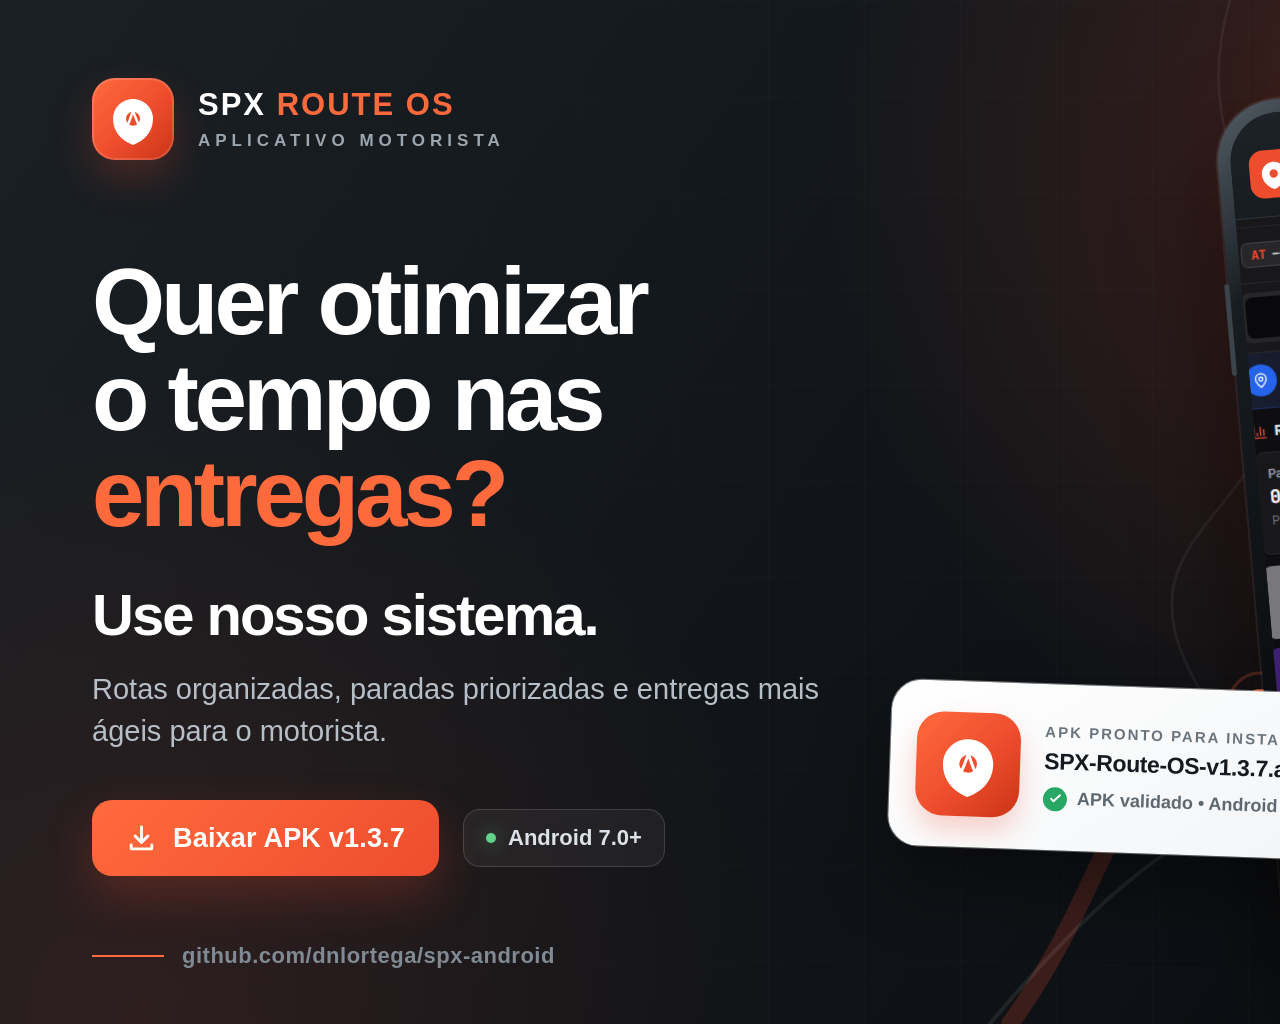
<file: marketing/linkedin/spx-route-os-banner-apk.html>
<!doctype html>
<html lang="pt-BR">
<head>
  <meta charset="utf-8">
  <meta name="viewport" content="width=1792, initial-scale=1">
  <title>SPX Route OS — Banner LinkedIn</title>
  <style>
    * { box-sizing: border-box; }
    html, body { margin: 0; width: 1792px; height: 1024px; overflow: hidden; }
    body {
      font-family: Arial, "Segoe UI", sans-serif;
      color: #fff;
      background: #0b0e11;
      -webkit-font-smoothing: antialiased;
    }
    .banner {
      position: relative;
      width: 1792px;
      height: 1024px;
      overflow: hidden;
      background:
        radial-gradient(circle at 82% 18%, rgba(238,77,45,.24), transparent 38%),
        radial-gradient(circle at 8% 100%, rgba(238,77,45,.12), transparent 34%),
        linear-gradient(125deg, #1a2025 0%, #111519 48%, #090c0f 100%);
    }
    .grid {
      position: absolute;
      inset: 0;
      opacity: .42;
      background-image:
        linear-gradient(rgba(255,255,255,.035) 1px, transparent 1px),
        linear-gradient(90deg, rgba(255,255,255,.035) 1px, transparent 1px);
      background-size: 96px 96px;
      mask-image: linear-gradient(90deg, transparent, #000 48%, #000);
    }
    .route-art { position: absolute; inset: 0; width: 100%; height: 100%; }
    .glow {
      position: absolute;
      width: 390px;
      height: 390px;
      right: 50px;
      top: -120px;
      border-radius: 50%;
      background: rgba(255,106,61,.16);
      filter: blur(70px);
    }
    .brand {
      position: absolute;
      left: 92px;
      top: 78px;
      display: flex;
      align-items: center;
      gap: 24px;
    }
    .app-icon {
      width: 82px;
      height: 82px;
      border-radius: 23px;
      background: linear-gradient(135deg, #ff6a3d, #ee4d2d 55%, #c93416);
      box-shadow: 0 18px 42px rgba(238,77,45,.24), inset 0 0 0 2px rgba(255,255,255,.14);
      display: grid;
      place-items: center;
      flex: 0 0 auto;
    }
    .app-icon svg { width: 54px; height: 54px; }
    .brand-name { font-size: 31px; font-weight: 900; letter-spacing: 2px; }
    .brand-name span { color: #ff6a3d; }
    .brand-sub { margin-top: 8px; color: #9ca6af; font-size: 17px; font-weight: 700; letter-spacing: 5px; }
    .copy { position: absolute; left: 92px; top: 254px; width: 910px; }
    h1 {
      margin: 0;
      font-size: 94px;
      line-height: 1.02;
      letter-spacing: -4px;
      font-weight: 900;
    }
    h1 .accent { color: #ff6a3d; }
    .lead {
      margin-top: 42px;
      font-size: 58px;
      line-height: 1.08;
      font-weight: 900;
      letter-spacing: -2px;
    }
    .support {
      margin-top: 22px;
      width: 780px;
      color: #b6bfc7;
      font-size: 29px;
      line-height: 1.45;
    }
    .actions { display: flex; align-items: center; gap: 24px; margin-top: 48px; }
    .cta {
      display: inline-flex;
      align-items: center;
      gap: 16px;
      height: 76px;
      padding: 0 34px;
      border-radius: 20px;
      background: linear-gradient(135deg, #ff6a3d, #ee4d2d);
      box-shadow: 0 20px 48px rgba(238,77,45,.24);
      font-size: 27px;
      font-weight: 900;
      letter-spacing: .2px;
    }
    .cta svg { width: 31px; height: 31px; }
    .android-badge {
      height: 58px;
      display: inline-flex;
      align-items: center;
      gap: 12px;
      padding: 0 22px;
      border: 1px solid rgba(255,255,255,.14);
      border-radius: 17px;
      background: rgba(255,255,255,.05);
      color: #dce2e7;
      font-size: 22px;
      font-weight: 700;
    }
    .android-badge i { width: 10px; height: 10px; border-radius: 50%; background: #61d38a; box-shadow: 0 0 18px rgba(97,211,138,.55); }
    .footer {
      position: absolute;
      left: 92px;
      bottom: 55px;
      display: flex;
      align-items: center;
      gap: 18px;
      color: #7f8a94;
      font-size: 22px;
      font-weight: 600;
      letter-spacing: .5px;
    }
    .footer .line { width: 72px; height: 2px; background: #ff6a3d; }
    .phone-wrap { position: absolute; right: 105px; top: 84px; width: 438px; height: 858px; }
    .phone {
      position: relative;
      width: 438px;
      height: 858px;
      padding: 13px;
      border-radius: 62px;
      transform: rotate(-5deg);
      background: linear-gradient(145deg, #535d65 0%, #171c21 18%, #050708 72%, #3c454d 100%);
      box-shadow: 0 58px 100px rgba(0,0,0,.55), 0 0 0 2px rgba(255,255,255,.09), 28px 36px 80px rgba(238,77,45,.1);
    }
    .phone::before {
      content: "";
      position: absolute;
      left: -4px;
      top: 180px;
      width: 5px;
      height: 92px;
      border-radius: 4px;
      background: #3b444b;
    }
    .phone::after {
      content: "";
      position: absolute;
      right: -4px;
      top: 220px;
      width: 5px;
      height: 118px;
      border-radius: 4px;
      background: #3b444b;
    }
    .screen { position: relative; width: 100%; height: 100%; overflow: hidden; border-radius: 49px; background: #15191e; }
    .screen-header {
      position: absolute;
      z-index: 3;
      left: 0;
      top: 0;
      width: 100%;
      height: 104px;
      display: flex;
      align-items: center;
      gap: 13px;
      padding: 32px 18px 14px;
      background: linear-gradient(180deg, #1d2228, #171c21);
      border-bottom: 1px solid rgba(255,255,255,.08);
    }
    .mini-icon { width: 48px; height: 48px; border-radius: 14px; background: #ee4d2d; display: grid; place-items: center; flex: 0 0 auto; }
    .mini-icon svg { width: 32px; height: 32px; }
    .screen-title { font-size: 19px; font-weight: 900; letter-spacing: .3px; }
    .screen-version { margin-top: 5px; color: #9ca6af; font-size: 13px; font-weight: 700; letter-spacing: 1.2px; }
    .screen-body { position: absolute; left: 0; top: 104px; width: 100%; height: calc(100% - 104px); overflow: hidden; }
    .screen-body img { position: absolute; left: -4%; top: -88px; width: 108%; height: auto; display: block; }
    .screen-body::after { content: ""; position: absolute; inset: auto 0 0; height: 100px; background: linear-gradient(transparent, #15191e); pointer-events: none; }
    .notch { position: absolute; z-index: 5; left: 50%; top: 10px; width: 80px; height: 18px; transform: translateX(-50%); border-radius: 14px; background: #050708; }
    .apk-card {
      position: absolute;
      z-index: 8;
      left: 890px;
      top: 688px;
      width: 540px;
      height: 166px;
      display: flex;
      align-items: center;
      gap: 24px;
      padding: 24px 26px;
      border-radius: 30px;
      background: linear-gradient(145deg, #ffffff, #f1f3f5);
      color: #141a1f;
      box-shadow: 0 34px 70px rgba(0,0,0,.38), 0 0 0 1px rgba(255,255,255,.45);
      transform: rotate(2deg);
    }
    .apk-icon { width: 104px; height: 104px; border-radius: 27px; display: grid; place-items: center; background: linear-gradient(135deg, #ff6a3d, #ee4d2d 55%, #c93416); box-shadow: 0 14px 26px rgba(238,77,45,.24); flex: 0 0 auto; }
    .apk-icon svg { width: 68px; height: 68px; }
    .apk-info { min-width: 0; }
    .apk-label { color: #6a747d; font-size: 15px; font-weight: 900; letter-spacing: 2px; }
    .apk-name { margin-top: 8px; font-size: 23px; line-height: 1.15; font-weight: 900; letter-spacing: -.4px; }
    .apk-meta { margin-top: 12px; display: flex; align-items: center; gap: 10px; color: #5d6871; font-size: 18px; font-weight: 700; }
    .check { display: inline-grid; place-items: center; width: 24px; height: 24px; border-radius: 50%; color: #fff; background: #28a765; }
    .check svg { width: 15px; height: 15px; }
    .apk-version { position: absolute; right: 22px; top: 18px; padding: 7px 11px; border-radius: 10px; background: #e7eaed; color: #55606a; font-size: 13px; font-weight: 900; letter-spacing: .6px; }
  </style>
</head>
<body>
  <main class="banner">
    <div class="grid"></div>
    <div class="glow"></div>
    <svg class="route-art" viewBox="0 0 1792 1024" fill="none" aria-hidden="true">
      <path d="M1010 1024C1120 872 1100 764 1260 704S1510 590 1508 440 1680 250 1818 176" stroke="#EE4D2D" stroke-opacity=".2" stroke-width="18" stroke-linecap="round"/>
      <path d="M960 1060C1090 900 1160 844 1290 782S1518 650 1570 500 1740 330 1836 282" stroke="#FFFFFF" stroke-opacity=".08" stroke-width="4" stroke-linecap="round"/>
      <path d="M1230 0C1180 170 1310 230 1286 378S1110 536 1200 690 1360 820 1300 1024" stroke="#FFFFFF" stroke-opacity=".055" stroke-width="3" stroke-linecap="round"/>
      <circle cx="1260" cy="704" r="15" fill="#FF6A3D"/>
      <circle cx="1508" cy="440" r="15" fill="#FF6A3D"/>
      <circle cx="1260" cy="704" r="31" stroke="#FF6A3D" stroke-opacity=".28" stroke-width="3"/>
      <circle cx="1508" cy="440" r="31" stroke="#FF6A3D" stroke-opacity=".28" stroke-width="3"/>
    </svg>

    <header class="brand">
      <div class="app-icon">
        <svg viewBox="0 0 100 100" aria-hidden="true">
          <path d="M50 13c-20.4 0-37 16.4-37 36.6C13 86.6 50 98 50 98s37-11.4 37-48.4C87 29.4 70.4 13 50 13z" fill="#fff"/>
          <circle cx="50" cy="49.5" r="13" fill="#EE4D2D"/>
          <path d="M40 61c4-6 6-16 10-26 4 10 7 20 11 26" fill="none" stroke="#fff" stroke-width="4.5" stroke-linecap="round" stroke-linejoin="round"/>
        </svg>
      </div>
      <div>
        <div class="brand-name">SPX <span>ROUTE OS</span></div>
        <div class="brand-sub">APLICATIVO MOTORISTA</div>
      </div>
    </header>

    <section class="copy">
      <h1>Quer otimizar<br>o tempo nas<br><span class="accent">entregas?</span></h1>
      <div class="lead">Use nosso sistema.</div>
      <div class="support">Rotas organizadas, paradas priorizadas e entregas mais ágeis para o motorista.</div>
      <div class="actions">
        <div class="cta">
          <svg viewBox="0 0 24 24" fill="none" aria-hidden="true">
            <path d="M12 3v12m0 0 5-5m-5 5-5-5M4 17v3h16v-3" stroke="#fff" stroke-width="2.2" stroke-linecap="round" stroke-linejoin="round"/>
          </svg>
          Baixar APK v1.3.7
        </div>
        <div class="android-badge"><i></i> Android 7.0+</div>
      </div>
    </section>

    <div class="phone-wrap">
      <div class="phone">
        <div class="screen">
          <div class="notch"></div>
          <div class="screen-header">
            <div class="mini-icon">
              <svg viewBox="0 0 100 100" aria-hidden="true">
                <path d="M50 13c-20.4 0-37 16.4-37 36.6C13 86.6 50 98 50 98s37-11.4 37-48.4C87 29.4 70.4 13 50 13z" fill="#fff"/>
                <circle cx="50" cy="49.5" r="13" fill="#EE4D2D"/>
              </svg>
            </div>
            <div>
              <div class="screen-title">SPX Route OS</div>
              <div class="screen-version">VERSÃO 1.3.7 • MOTORISTA</div>
            </div>
          </div>
          <div class="screen-body"><img src="./assets/spx-app-mobile.png" alt="Tela do aplicativo SPX Route OS"></div>
        </div>
      </div>
    </div>

    <aside class="apk-card">
      <div class="apk-version">v1.3.7</div>
      <div class="apk-icon">
        <svg viewBox="0 0 100 100" aria-hidden="true">
          <path d="M50 13c-20.4 0-37 16.4-37 36.6C13 86.6 50 98 50 98s37-11.4 37-48.4C87 29.4 70.4 13 50 13z" fill="#fff"/>
          <circle cx="50" cy="49.5" r="13" fill="#EE4D2D"/>
          <path d="M40 61c4-6 6-16 10-26 4 10 7 20 11 26" fill="none" stroke="#fff" stroke-width="4.5" stroke-linecap="round" stroke-linejoin="round"/>
        </svg>
      </div>
      <div class="apk-info">
        <div class="apk-label">APK PRONTO PARA INSTALAR</div>
        <div class="apk-name">SPX-Route-OS-v1.3.7.apk</div>
        <div class="apk-meta">
          <span class="check"><svg viewBox="0 0 24 24" fill="none"><path d="m5 12 4 4L19 6" stroke="currentColor" stroke-width="3" stroke-linecap="round" stroke-linejoin="round"/></svg></span>
          APK validado • Android 7.0+
        </div>
      </div>
    </aside>

    <footer class="footer"><span class="line"></span> github.com/dnlortega/spx-android</footer>
  </main>
</body>
</html>
</file>
